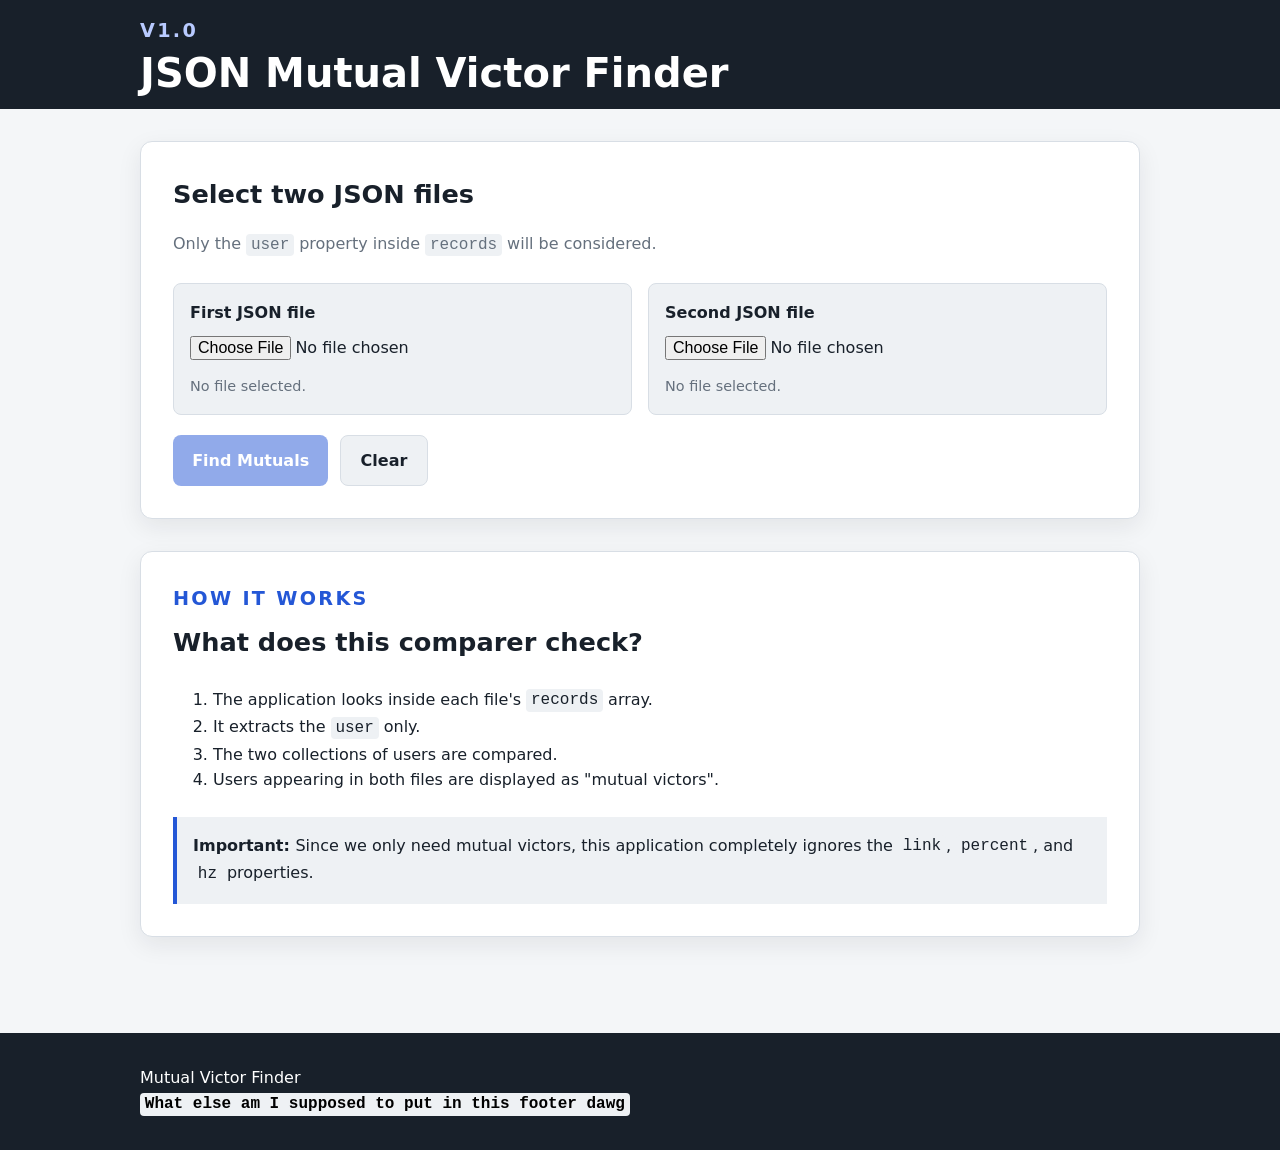
<file: index.html>
<!DOCTYPE html>
<html lang="en">

<head>
    <meta charset="UTF-8">
    <meta name="viewport" content="width=device-width, initial-scale=1.0">
    <meta name="description" content="Find users that appear in the records of two JSON files.">
    <title>JSON Mutual Finder</title>
    <link rel="stylesheet" href="css/styles.css">
</head>

<body>
    <header class="site-header">
        <div class="container">
            <p class="eyebrow">
                v1.0
            </p>
            <h1>
                JSON Mutual Victor Finder
            </h1>
        </div>
    </header>

    <main class="container">
            <!-- List Selection Plan
        <section class="panel list-panel" aria-labelledby="list-choice">
            <div class="list-selection">
                <h2 id="list-choice">
                    Select one demonlist from below.
                </h2>
                <p>

                </p>
            </div>
        </section>
            -->
        <section class="panel" aria-labelledby="upload-heading">
            <div class="section-heading">
                <h2 id="upload-heading">
                    Select two JSON files
                </h2>
                <p>
                    Only the <code>user</code> property inside
                    <code>records</code> will be considered.
                </p>
            </div>

            <div class="file-grid">
                <div class="file-input">
                    <label for="file-one">
                        First JSON file
                    </label>
                    <input id="file-one" type="file" accept=".json,application/json">
                    <p id="file-one-status" class="file-status">
                        No file selected.
                    </p>
                </div>

                <div class="file-input">
                    <label for="file-two">
                        Second JSON file
                    </label>
                    <input id="file-two" type="file" accept=".json,application/json">
                    <p id="file-two-status" class="file-status">
                        No file selected.
                    </p>
                </div>
            </div>

            <div class="controls">
                <button id="compare-button" type="button" disabled>
                    Find Mutuals
                </button>
                <button id="clear-button" type="button" class="button-secondary">
                    Clear
                </button>
            </div>

            <div id="error-message" class="message message-error" role="alert" hidden></div>
        </section>

        <section id="results-section" class="panel results-panel" aria-labelledby="results-heading" hidden>
            <div class="section-heading">
                <h2 id="results-heading">
                    Mutuals
                </h2>
                <p id="results-description" aria-live="polite"></p>
            </div>
            <div id="mutuals-container" class="mutuals-container"></div>
            <div id="no-mutuals" class="no-results" hidden>
                No mutual users were found.
            </div>
        </section>

        <section class="panel guide" aria-labelledby="guide-heading">
            <div class="section-heading">
                <p class="eyebrow">
                    How it works
                </p>
                <h2 id="guide-heading">
                    What does this comparer check?
                </h2>
            </div>

            <ol>
                <li>
                    The application looks inside each file's
                    <code>records</code> array.
                </li>
                <li>
                    It extracts the <code>user</code> only.
                </li>
                <li>
                    The two collections of users are compared.
                </li>
                <li>
                    Users appearing in both files are displayed
                    as "mutual victors".
                </li>
            </ol>

            <aside class="tip">
                <strong>
                    Important:
                </strong>
                Since we only need mutual victors, this application completely ignores the <code>link</code>,
                <code>percent</code>, and <code>hz</code> properties.
            </aside>
        </section>
    </main>

    <footer class="site-footer">
        <div class="container">
            <p>
                Mutual Victor Finder
            </p>
            <code>
                What else am I supposed to put in this footer dawg
            </code>
        </div>
    </footer>

    <script src="js/json-loader.js" defer></script>
    <script src="js/app.js" defer></script>
</body>

</html>
</file>
<file: css/styles.css>
:root {
    --background: #f4f6f8;
    --surface: #ffffff;
    --surface-muted: #eef1f4;
    --text: #18202a;
    --text-muted: #65707d;
    --border: #d8dee5;
    --primary: #2457d6;
    --primary-dark: #173fa5;
    --success: #18794e;
    --danger: #b42318;
    --radius: 12px;
    --shadow: 0 8px 24px rgba(20, 30, 40, 0.08);
    --content-width: 1000px;
}

* {
    box-sizing: border-box;
}

html {
    scroll-behavior: smooth;
}

body {
    margin: 0;
    background: var(--background);
    color: var(--text);
    font-family:
        Inter,
        system-ui,
        -apple-system,
        BlinkMacSystemFont,
        "Segoe UI",
        sans-serif;
    line-height: 1.6;
}

button,
input {
    font: inherit;
}

button {
    cursor: pointer;
}

.container {
    width: min(calc(100% - 2rem),
            var(--content-width));
    margin-inline: auto;
}

.site-header {
    position: sticky;
    top: 0;
    padding: 1rem 0;
    background: var(--text);
    color: #ffffff;
}

.site-header h1 {
    margin: 0;
    font-size: clamp(2.5rem,
            3vw,
            3rem);
    line-height: 1;
}

.eyebrow {
    margin: 0 0 0.4rem;
    color: var(--primary);
    font-size: 1.2rem;
    font-weight: 800;
    letter-spacing: 0.12em;
    text-transform: uppercase;
}

.site-header .eyebrow {
    color: #b8caff;
}

main {
    padding-block: 2rem 4rem;
}

.panel {
    margin-bottom: 2rem;
    padding: clamp(1.25rem,
            3vw,
            2rem);
    background: var(--surface);
    border: 1px solid var(--border);
    border-radius: var(--radius);
    box-shadow: var(--shadow);
}

.section-heading {
    margin-bottom: 1.5rem;
}

.section-heading h2 {
    margin: 0;
    font-size: 1.6rem;
}

.section-heading p:last-child {
    margin-bottom: 0;
    color: var(--text-muted);
}

code.code-intro,
.site-footer code {
    font-weight: bold;
    color: black;
    padding: 0.15rem 0.3rem;
    border-radius: 4px;
    background: var(--surface-muted);
    font-family:
        "Courier New",
        monospace;
}

code {
    font-weight: 500;
    padding: 0.15rem 0.3rem;
    border-radius: 4px;
    background: var(--surface-muted);
    font-family:
        "Courier New",
        monospace;
}

.file-grid {
    display: grid;
    grid-template-columns:
        repeat(2,
            minmax(0, 1fr));
    gap: 1rem;
}

.file-input {
    padding: 1rem;
    background: var(--surface-muted);
    border: 1px solid var(--border);
    border-radius: 8px;
}

.file-input label {
    display: block;
    margin-bottom: 0.6rem;
    font-weight: 700;
}

input[type="file"] {
    width: 100%;
}

.file-status {
    margin-bottom: 0;
    color: var(--text-muted);
    font-size: 0.9rem;
}

.controls {
    display: flex;
    flex-wrap: wrap;
    gap: 0.75rem;
    margin-top: 1.25rem;
}

button {
    padding: 0.75rem 1.2rem;
    border: 0;
    border-radius: 8px;
    background: var(--primary);
    color: #ffffff;
    font-weight: 700;
    transition:
        background 150ms ease,
        transform 150ms ease;
}

button:hover:not(:disabled) {
    background: var(--primary-dark);
    transform: translateY(-1px);
}

button:disabled {
    cursor: not-allowed;
    opacity: 0.5;
}

.button-secondary {
    background: var(--surface-muted);
    color: var(--text);
    border: 1px solid var(--border);
}

.button-secondary:hover {
    background: var(--primary);
    color: white;
}

.message {
    margin-top: 1rem;
    padding: 0.9rem 1rem;
    border-radius: 8px;
}

.message-error {
    background: #fff1f0;
    color: var(--danger);
    border: 1px solid #f5c2c0;
}

.results-panel {
    min-height: 200px;
}

.mutuals-container {
    display: grid;
    grid-template-columns:
        repeat(auto-fit,
            minmax(220px,
                1fr));
    gap: 0.75rem;
}

.mutual {
    display: flex;
    align-items: center;
    gap: 0.75rem;
    min-height: 60px;
    padding: 0.9rem 1rem;
    background: var(--surface-muted);
    border: 1px solid var(--border);
    border-radius: 8px;
}

.mutual-number {
    flex-shrink: 0;
    min-width: 5.5rem;
    color: var(--text-muted);
    font-size: 0.85rem;
    font-weight: 700;
}

.mutual-user {
    flex: 1;
    /* take the remaining space in the card */
    min-width: 0;
    /* allow shrinking below content width */
    overflow-wrap: anywhere;
    /* wrap long names, even with no spaces */
    color: var(--text);
    font-weight: 700;
}

.no-results {
    padding: 1rem;
    background: var(--surface-muted);
    border: 1px solid var(--border);
    border-radius: 8px;
    color: var(--text-muted);
}

.tip {
    margin-top: 1.5rem;
    padding: 1rem;
    border-left: 4px solid var(--primary);
    background: var(--surface-muted);
}

.site-footer {
    padding: 2rem 0;
    background: var(--text);
    color: #ffffff;
}

.site-footer p {
    margin: 0;
    align-items: center;
}

@media (max-width: 700px) {
    .file-grid {
        grid-template-columns: 1fr;
    }
}

@media (max-width: 500px) {
    .container {
        width: min(calc(100% - 1rem),
                var(--content-width));
    }

    .site-header {
        padding-block: 2.5rem;
        z-index: 1000;
    }

    .controls {
        flex-direction: column;
    }

    button {
        width: 100%;
        z-index: 1;
    }
}
</file>
